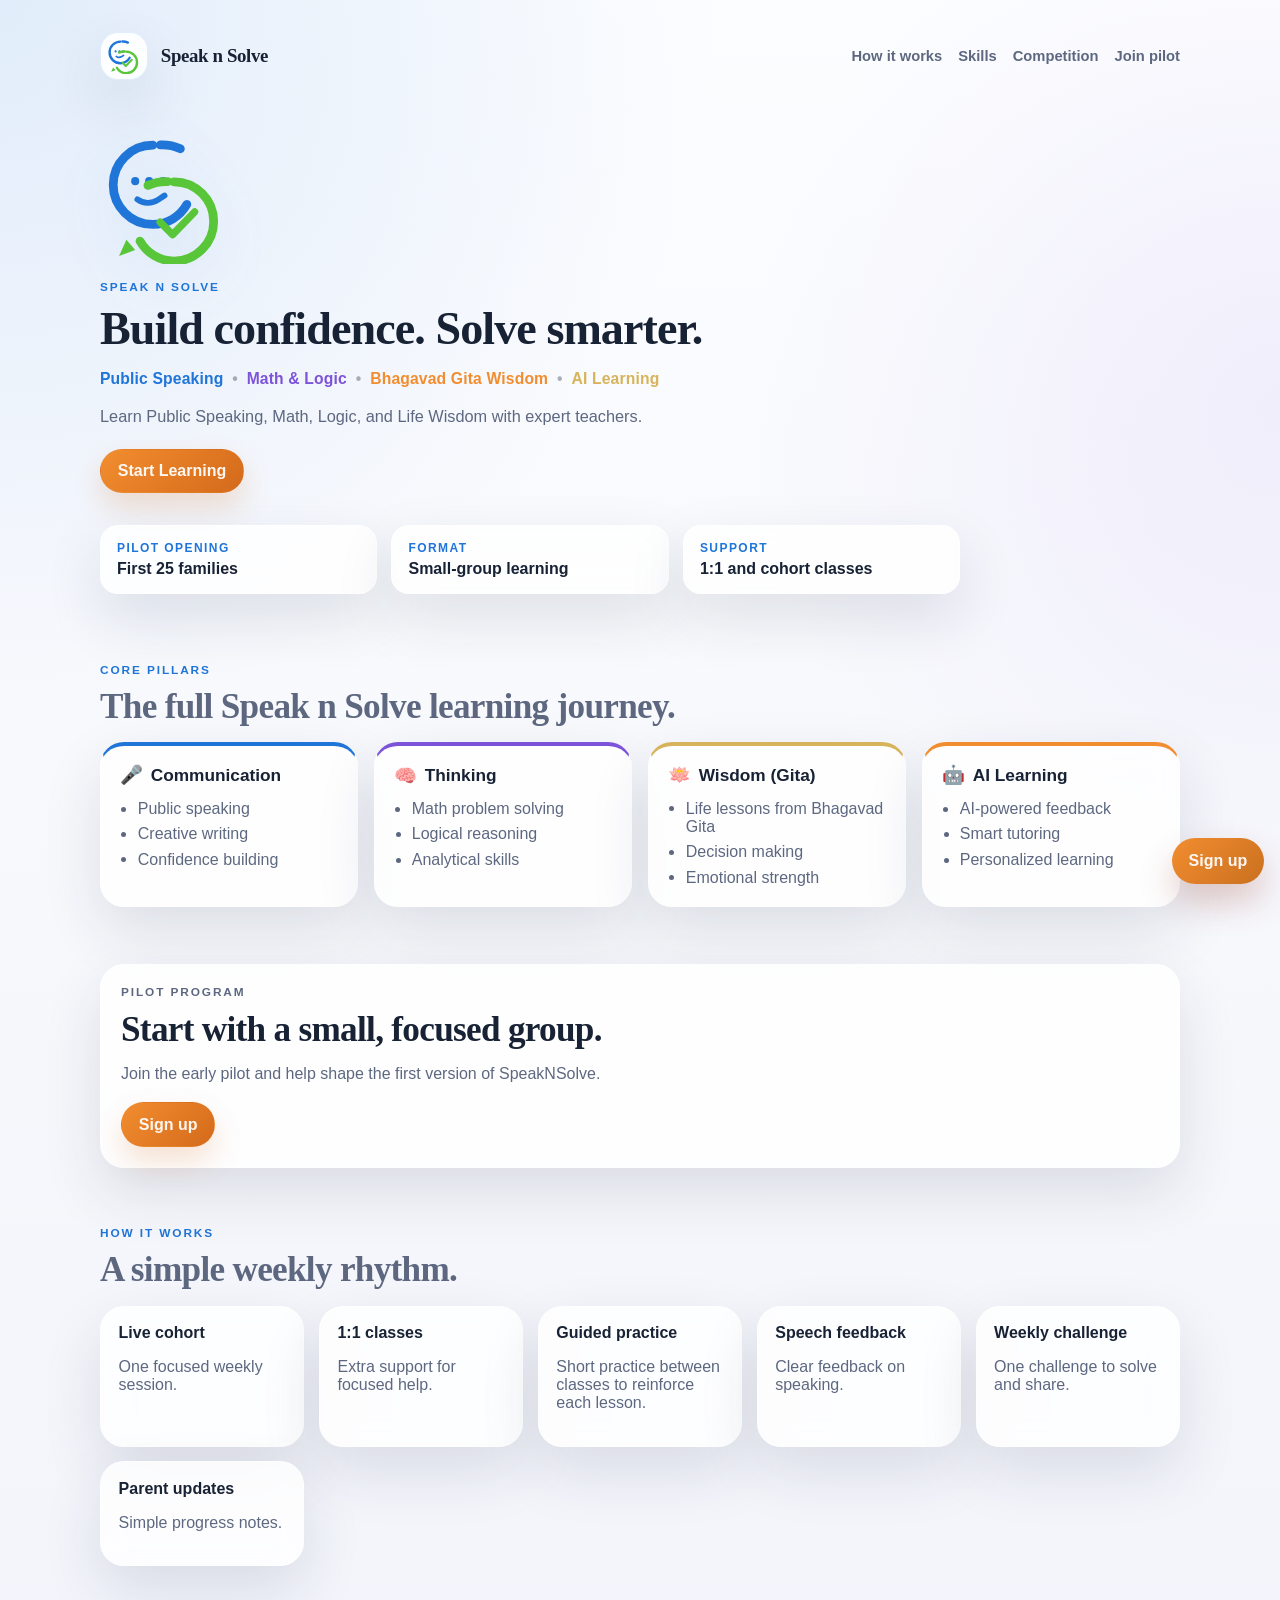
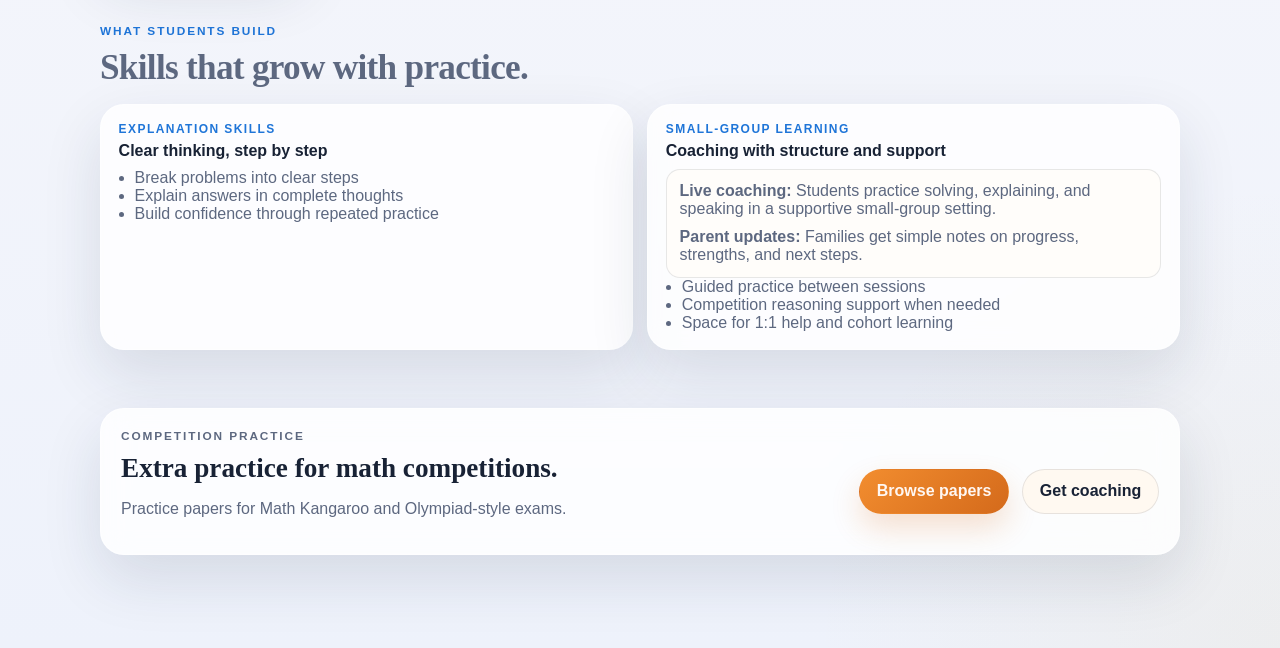
<file: index.html>
<!DOCTYPE html>
<html lang="en">
  <head>
    <meta charset="UTF-8" />
    <meta name="viewport" content="width=device-width, initial-scale=1.0" />
    <title>SpeakNSolve | Math Reasoning and Speaking Confidence for Kids</title>
    <meta
      name="description"
      content="SpeakNSolve helps kids build math reasoning, communication, and confidence through live coaching and structured practice."
    />
    <link rel="stylesheet" href="./styles.css" />
  </head>
  <body>
    <div class="page-shell">
      <header class="site-header">
        <a class="brand" href="#top">
          <span class="brand-icon-wrap" aria-hidden="true">
            <img
              class="brand-icon"
              src="./assets/speaknsolve-icon.svg"
              alt=""
            />
          </span>
          <span class="brand-name">Speak n Solve</span>
        </a>
        <nav class="site-nav">
          <a href="#experience">How it works</a>
          <a href="#tools">Skills</a>
          <a href="#practice">Competition</a>
          <a href="#pilot">Join pilot</a>
        </nav>
      </header>

      <main id="top">
        <section class="hero">
          <div class="hero-copy">
            <img
              class="hero-logo"
              src="./assets/speaknsolve-icon.svg"
              alt=""
              aria-hidden="true"
            />
            <p class="eyebrow">Speak n Solve</p>
            <h1>Build confidence. Solve smarter.</h1>
            <p class="hero-subline" aria-label="Public Speaking, Math and Logic, Bhagavad Gita Wisdom, AI Learning">
              <span class="pillar pillar-blue">Public Speaking</span>
              <span class="pillar-separator">•</span>
              <span class="pillar pillar-purple">Math &amp; Logic</span>
              <span class="pillar-separator">•</span>
              <span class="pillar pillar-orange">Bhagavad Gita Wisdom</span>
              <span class="pillar-separator">•</span>
              <span class="pillar pillar-gold">AI Learning</span>
            </p>
            <p class="hero-subhead">
              Learn Public Speaking, Math, Logic, and Life Wisdom with expert teachers.
            </p>
            <div class="hero-actions">
              <button class="button button-primary" type="button" data-open-signup>
                Start Learning
              </button>
            </div>
          </div>
          <div class="proof-strip" aria-label="Pilot details">
            <article class="proof-card">
              <span>Pilot opening</span>
              <strong>First 25 families</strong>
            </article>
            <article class="proof-card">
              <span>Format</span>
              <strong>Small-group learning</strong>
            </article>
            <article class="proof-card">
              <span>Support</span>
              <strong>1:1 and cohort classes</strong>
            </article>
          </div>
        </section>

        <section class="section pillars-section" aria-labelledby="pillars-title">
          <div class="section-heading">
            <p class="eyebrow">Core pillars</p>
            <h2 id="pillars-title">The full Speak n Solve learning journey.</h2>
          </div>
          <div class="pillars-grid">
            <article class="pillar-card pillar-card-blue">
              <h3><span class="pillar-icon" aria-hidden="true">🎤</span> Communication</h3>
              <ul>
                <li>Public speaking</li>
                <li>Creative writing</li>
                <li>Confidence building</li>
              </ul>
            </article>
            <article class="pillar-card pillar-card-purple">
              <h3><span class="pillar-icon" aria-hidden="true">🧠</span> Thinking</h3>
              <ul>
                <li>Math problem solving</li>
                <li>Logical reasoning</li>
                <li>Analytical skills</li>
              </ul>
            </article>
            <article class="pillar-card pillar-card-gold">
              <h3><span class="pillar-icon" aria-hidden="true">🪷</span> Wisdom (Gita)</h3>
              <ul>
                <li>Life lessons from Bhagavad Gita</li>
                <li>Decision making</li>
                <li>Emotional strength</li>
              </ul>
            </article>
            <article class="pillar-card pillar-card-orange">
              <h3><span class="pillar-icon" aria-hidden="true">🤖</span> AI Learning</h3>
              <ul>
                <li>AI-powered feedback</li>
                <li>Smart tutoring</li>
                <li>Personalized learning</li>
              </ul>
            </article>
          </div>
        </section>

        <section class="section pilot-section" id="pilot">
          <div class="pilot-copy">
            <p class="eyebrow">Pilot program</p>
            <h2>Start with a small, focused group.</h2>
            <p>
              Join the early pilot and help shape the first version of
              SpeakNSolve.
            </p>
            <div class="pilot-actions">
              <button class="button button-primary" type="button" data-open-signup>
                Sign up
              </button>
            </div>
          </div>
          <iframe name="form-target" class="form-target" title="Form submission target"></iframe>
        </section>

        <section class="section" id="experience">
          <div class="section-heading">
            <p class="eyebrow">How it works</p>
            <h2>A simple weekly rhythm.</h2>
          </div>
          <div class="experience-grid">
            <article class="experience-card">
              <strong>Live cohort</strong>
              <p>One focused weekly session.</p>
            </article>
            <article class="experience-card">
              <strong>1:1 classes</strong>
              <p>Extra support for focused help.</p>
            </article>
            <article class="experience-card">
              <strong>Guided practice</strong>
              <p>Short practice between classes to reinforce each lesson.</p>
            </article>
            <article class="experience-card">
              <strong>Speech feedback</strong>
              <p>Clear feedback on speaking.</p>
            </article>
            <article class="experience-card">
              <strong>Weekly challenge</strong>
              <p>One challenge to solve and share.</p>
            </article>
            <article class="experience-card">
              <strong>Parent updates</strong>
              <p>Simple progress notes.</p>
            </article>
          </div>
        </section>

        <section class="section" id="tools">
          <div class="section-heading">
            <p class="eyebrow">What students build</p>
            <h2>Skills that grow with practice.</h2>
          </div>
          <div class="mockup-grid">
            <article class="mockup-card">
              <div class="mockup-header">
                <span>Explanation skills</span>
                <strong>Clear thinking, step by step</strong>
              </div>
              <ul class="mockup-list">
                <li>Break problems into clear steps</li>
                <li>Explain answers in complete thoughts</li>
                <li>Build confidence through repeated practice</li>
              </ul>
            </article>
            <article class="mockup-card">
              <div class="mockup-header">
                <span>Small-group learning</span>
                <strong>Coaching with structure and support</strong>
              </div>
              <div class="reasoning-box">
                <p><b>Live coaching:</b> Students practice solving, explaining, and speaking in a supportive small-group setting.</p>
                <p><b>Parent updates:</b> Families get simple notes on progress, strengths, and next steps.</p>
              </div>
              <ul class="mockup-list">
                <li>Guided practice between sessions</li>
                <li>Competition reasoning support when needed</li>
                <li>Space for 1:1 help and cohort learning</li>
              </ul>
            </article>
          </div>
        </section>

        <section class="section" id="practice">
          <div class="practice-block">
            <div class="practice-copy">
              <p class="eyebrow">Competition practice</p>
              <h2>Extra practice for math competitions.</h2>
              <p>Practice papers for Math Kangaroo and Olympiad-style exams.</p>
            </div>
            <div class="practice-actions">
              <a
                class="button button-primary"
                href="https://bhithashri385.github.io/math-quest-portal/"
                target="_blank"
                rel="noreferrer"
              >
                Browse papers
              </a>
              <button class="button button-secondary" type="button" data-open-signup>
                Get coaching
              </button>
            </div>
          </div>
        </section>
      </main>
    </div>

    <button class="floating-signup" id="open-signup" type="button" data-open-signup>
      Sign up
    </button>

    <div class="signup-modal" id="signup-modal" hidden>
      <div class="signup-backdrop" data-close-signup></div>
      <div class="signup-dialog" role="dialog" aria-modal="true" aria-labelledby="signup-title">
        <button class="signup-close" type="button" id="close-signup" aria-label="Close signup">
          ×
        </button>
        <p class="eyebrow">Join the pilot</p>
        <h2 id="signup-title">Reserve a spot for your child.</h2>
        <form
          class="pilot-form signup-form modal-form"
          method="GET"
          target="form-target"
          action="https://script.google.com/macros/s/AKfycbw-olmzQSUPHyBPHXOnxecQFGTktfmYnckV9UEvw1hi75FqWaS2XKCBixooHoaoBny1PQ/exec"
        >
          <label class="field-half">
            Parent name
            <input type="text" name="name" placeholder="Your name" required />
          </label>
          <label class="field-half">
            Email
            <input type="email" name="email" placeholder="you@example.com" required />
          </label>
          <label class="field-half">
            Student age or grade
            <input type="text" name="grade" placeholder="Age or grade" />
          </label>
          <label class="field-full">
            Student interests
            <textarea
              name="interests"
              rows="3"
              placeholder="Examples: debates, puzzles, football, robotics, Minecraft"
              required
            ></textarea>
          </label>
          <label class="field-full">
            Notes
            <textarea
              name="notes"
              rows="2"
              placeholder="What do you want help with most right now?"
            ></textarea>
          </label>
          <input type="hidden" name="source" value="speaknsolve-site-modal" />
          <input type="hidden" name="submittedAt" value="" />
          <button class="button button-primary" type="submit">
            Request early access
          </button>
          <p class="form-note" aria-live="polite">
            We will follow up with next steps for the pilot.
          </p>
        </form>
      </div>
    </div>

    <script src="./config.js"></script>
    <script src="./script.js"></script>
  </body>
</html>
</file>
<file: styles.css>
:root {
  --bg: #f5f6fb;
  --surface: rgba(255, 255, 255, 0.82);
  --text: #182235;
  --muted: #5d6880;
  --line: rgba(24, 34, 53, 0.1);
  --blue: #1f75d8;
  --purple: #7c53d9;
  --orange: #f28d2f;
  --gold: #d7b45b;
  --accent: var(--orange);
  --accent-deep: #ca7020;
  --teal: #0f8a83;
  --shadow: 0 24px 60px rgba(27, 39, 67, 0.12);
  --radius-lg: 24px;
  --radius-md: 18px;
  --radius-sm: 999px;
}

* {
  box-sizing: border-box;
}

html {
  scroll-behavior: smooth;
}

body {
  margin: 0;
  min-height: 100vh;
  color: var(--text);
  font-family: "Avenir Next", Avenir, "Segoe UI", sans-serif;
  background:
    radial-gradient(circle at top left, rgba(31, 117, 216, 0.12), transparent 28%),
    radial-gradient(circle at right 18%, rgba(124, 83, 217, 0.08), transparent 24%),
    radial-gradient(circle at bottom right, rgba(215, 180, 91, 0.08), transparent 18%),
    linear-gradient(180deg, #fcfdff 0%, var(--bg) 58%, #eef2fb 100%);
}

.page-shell {
  width: min(1080px, calc(100% - 2rem));
  margin: 0 auto;
  padding: 1rem 0 4rem;
}

.site-header {
  display: flex;
  align-items: center;
  justify-content: space-between;
  gap: 1rem;
  padding: 1rem 0 1.25rem;
}

.brand {
  display: inline-flex;
  align-items: center;
  gap: 0.8rem;
  color: var(--text);
  text-decoration: none;
}

.brand-icon-wrap {
  display: inline-flex;
  align-items: center;
  justify-content: center;
  width: 3rem;
  height: 3rem;
  border-radius: 18px;
  background: rgba(255, 255, 255, 0.9);
  border: 1px solid rgba(31, 117, 216, 0.12);
  box-shadow: var(--shadow);
}

.brand-icon {
  display: block;
  width: 2.2rem;
  height: 2.2rem;
}

.brand-name,
.hero h1,
.section-heading h2,
.pilot-copy h2,
.panel-story h2,
.signup-dialog h2 {
  font-family: Baskerville, "Palatino Linotype", "Times New Roman", serif;
  letter-spacing: -0.02em;
}

.brand-name {
  font-size: 1.18rem;
  font-weight: 700;
}

.site-nav {
  display: flex;
  flex-wrap: wrap;
  gap: 1rem;
}

.site-nav a {
  color: var(--muted);
  text-decoration: none;
  font-size: 0.92rem;
  font-weight: 600;
}

.hero {
  display: grid;
  grid-template-columns: minmax(0, 1.05fr) minmax(280px, 360px);
  gap: 1.6rem;
  align-items: center;
  padding: 2rem 0 2.5rem;
}

.eyebrow {
  margin: 0 0 0.65rem;
  color: var(--blue);
  font-size: 0.74rem;
  font-weight: 700;
  letter-spacing: 0.16em;
  text-transform: uppercase;
}

.hero-copy {
  display: flex;
  flex-direction: column;
  align-items: flex-start;
}

.hero-logo {
  width: clamp(90px, 11vw, 132px);
  height: auto;
  margin-bottom: 1rem;
  filter: drop-shadow(0 16px 28px rgba(31, 117, 216, 0.12));
}

.hero h1 {
  margin: 0;
  max-width: none;
  font-size: clamp(1.9rem, 3.6vw, 3.1rem);
  line-height: 1.08;
  white-space: nowrap;
}

.hero-subhead,
.panel-description,
.section-heading,
.pilot-copy p,
.experience-card p,
.mockup-card p,
.mockup-list,
.practice-copy p,
.form-note {
  color: var(--muted);
}

.hero-subhead {
  max-width: 42rem;
  margin: 1rem 0 0;
  font-size: 1.02rem;
  line-height: 1.55;
}

.hero-subline {
  display: flex;
  flex-wrap: wrap;
  align-items: center;
  justify-content: flex-start;
  gap: 0.55rem;
  margin: 1rem 0 0;
  font-size: 0.98rem;
  font-weight: 700;
  letter-spacing: 0.01em;
}

.hero-visual {
  display: flex;
  justify-content: center;
}

.hero-image-frame {
  width: min(100%, 340px);
  padding: 0.7rem;
  border-radius: 34px;
  background:
    linear-gradient(180deg, rgba(255, 255, 255, 0.92), rgba(246, 248, 255, 0.84));
  border: 1px solid rgba(31, 117, 216, 0.12);
  box-shadow: 0 24px 60px rgba(27, 39, 67, 0.16);
}

.hero-student-image {
  display: block;
  width: 100%;
  aspect-ratio: 314 / 392;
  object-fit: cover;
  border-radius: 28px;
}

.pillar-blue {
  color: var(--blue);
}

.pillar-purple {
  color: var(--purple);
}

.pillar-orange {
  color: var(--orange);
}

.pillar-gold {
  color: var(--gold);
}

.pillar-separator {
  color: rgba(24, 34, 53, 0.35);
}

.hero-actions,
.pilot-actions,
.practice-actions {
  display: flex;
  flex-wrap: wrap;
  gap: 0.8rem;
  margin-top: 1.2rem;
}

.button {
  display: inline-flex;
  align-items: center;
  justify-content: center;
  min-height: 2.8rem;
  padding: 0.72rem 1.05rem;
  border: 1px solid transparent;
  border-radius: var(--radius-sm);
  font: inherit;
  font-weight: 700;
  text-decoration: none;
  cursor: pointer;
}

.button-primary {
  color: #fff7f2;
  background: linear-gradient(135deg, var(--orange), #d46a1b);
  box-shadow: 0 14px 30px rgba(212, 106, 27, 0.2);
}

.button-secondary {
  color: var(--text);
  border-color: var(--line);
  background: rgba(255, 248, 238, 0.82);
}

.hero-points {
  display: flex;
  flex-wrap: wrap;
  gap: 0.7rem;
  padding: 0;
  margin: 1rem 0 0;
  list-style: none;
}

.hero-points li,
.proof-card,
.experience-card,
.mockup-card,
.practice-block,
.pilot-copy {
  border: 1px solid rgba(255, 255, 255, 0.45);
  background: var(--surface);
  backdrop-filter: blur(14px);
  box-shadow: var(--shadow);
}

.hero-points li {
  padding: 0.52rem 0.8rem;
  border-radius: var(--radius-sm);
  font-size: 0.88rem;
}

.panel-label,
.mini-card span,
.proof-card span,
.mockup-header span {
  display: block;
  margin-bottom: 0.35rem;
  color: var(--blue);
  font-size: 0.75rem;
  font-weight: 700;
  letter-spacing: 0.12em;
  text-transform: uppercase;
}

.panel-story h2 {
  margin: 0 0 0.55rem;
  font-size: 1.8rem;
}

.panel-grid,
.proof-strip,
.experience-grid,
.mockup-grid {
  display: grid;
  gap: 0.9rem;
}

.panel-grid {
  grid-template-columns: repeat(2, minmax(0, 1fr));
  margin-top: 0.9rem;
}

.mini-card {
  min-height: 7.8rem;
  padding: 1rem;
  border-radius: var(--radius-md);
}

.mini-card strong {
  font-size: 1rem;
  line-height: 1.35;
}

.accent-card {
  background: linear-gradient(135deg, rgba(15, 138, 131, 0.92), rgba(9, 101, 97, 0.92));
  color: #f4fbf9;
}

.accent-card span {
  color: rgba(244, 251, 249, 0.76);
}

.proof-strip {
  grid-column: 1 / -1;
  width: min(860px, 100%);
  grid-template-columns: repeat(3, minmax(0, 1fr));
  margin-top: 0.4rem;
}

.pillars-grid {
  display: grid;
  grid-template-columns: repeat(4, minmax(0, 1fr));
  gap: 1rem;
}

.pillar-card {
  padding: 1.2rem;
  border-radius: var(--radius-lg);
  border: 1px solid rgba(255, 255, 255, 0.45);
  background: var(--surface);
  backdrop-filter: blur(14px);
  box-shadow: var(--shadow);
}

.pillar-card h3 {
  display: flex;
  align-items: center;
  gap: 0.5rem;
  margin: 0 0 0.85rem;
  font-size: 1.08rem;
}

.pillar-icon {
  font-size: 1.15rem;
  line-height: 1;
}

.pillar-card ul {
  margin: 0;
  padding-left: 1.1rem;
  color: var(--muted);
}

.pillar-card li + li {
  margin-top: 0.45rem;
}

.pillar-card-blue {
  border-top: 4px solid var(--blue);
}

.pillar-card-purple {
  border-top: 4px solid var(--purple);
}

.pillar-card-gold {
  border-top: 4px solid var(--gold);
}

.pillar-card-orange {
  border-top: 4px solid var(--orange);
}

.proof-card {
  padding: 0.9rem 1rem;
  border-radius: var(--radius-md);
}

.proof-card strong {
  font-size: 1rem;
}

.section {
  padding: 1.8rem 0;
}

.pilot-copy,
.practice-block {
  padding: 1.25rem;
  border-radius: var(--radius-lg);
}

.section-heading {
  max-width: 38rem;
  margin-bottom: 1rem;
}

.section-heading h2,
.pilot-copy h2,
.signup-dialog h2 {
  margin: 0;
  font-size: clamp(1.5rem, 3vw, 2.2rem);
  line-height: 1.12;
}

.experience-grid {
  grid-template-columns: repeat(5, minmax(0, 1fr));
}

.experience-card,
.mockup-card {
  padding: 1.1rem;
  border-radius: var(--radius-lg);
}

.experience-card strong,
.mockup-header strong {
  display: block;
  margin-bottom: 0.55rem;
  font-size: 1rem;
}

.mockup-grid {
  grid-template-columns: repeat(2, minmax(0, 1fr));
}

.score-row {
  display: grid;
  grid-template-columns: repeat(3, minmax(0, 1fr));
  gap: 0.7rem;
  margin: 0.8rem 0;
}

.score-row div,
.reasoning-box {
  padding: 0.8rem;
  border: 1px solid var(--line);
  border-radius: 14px;
  background: rgba(255, 253, 249, 0.72);
}

.score-row label {
  display: block;
  margin-bottom: 0.25rem;
  color: var(--muted);
  font-size: 0.8rem;
}

.reasoning-box p {
  margin: 0 0 0.6rem;
}

.reasoning-box p:last-child {
  margin-bottom: 0;
}

.mockup-list {
  margin: 0;
  padding-left: 1rem;
}

.practice-block {
  display: flex;
  align-items: center;
  justify-content: space-between;
  gap: 1rem;
}

.practice-copy h2 {
  margin: 0;
  font-family: Baskerville, "Palatino Linotype", "Times New Roman", serif;
  font-size: 1.7rem;
}

.form-target {
  width: 0;
  height: 0;
  border: 0;
  position: absolute;
  visibility: hidden;
}

.floating-signup {
  position: fixed;
  right: 1rem;
  bottom: 1rem;
  z-index: 30;
  min-height: 2.9rem;
  padding: 0.78rem 1.05rem;
  border: 0;
  border-radius: var(--radius-sm);
  color: #fff7f2;
  font: inherit;
  font-weight: 700;
  cursor: pointer;
  background: linear-gradient(135deg, var(--accent), var(--accent-deep));
  box-shadow: 0 18px 34px rgba(143, 48, 27, 0.24);
}

.signup-modal[hidden] {
  display: none;
}

.signup-modal {
  position: fixed;
  inset: 0;
  z-index: 40;
}

.signup-backdrop {
  position: absolute;
  inset: 0;
  background: rgba(29, 34, 48, 0.45);
  backdrop-filter: blur(4px);
}

.signup-dialog {
  position: relative;
  width: min(34rem, calc(100% - 1.25rem));
  margin: 5vh auto 0;
  padding: 1.15rem;
  border: 1px solid rgba(255, 255, 255, 0.5);
  border-radius: 22px;
  background: linear-gradient(180deg, rgba(255, 249, 241, 0.98), rgba(252, 241, 229, 0.96));
  box-shadow: 0 24px 60px rgba(52, 37, 19, 0.22);
}

.signup-close {
  position: absolute;
  top: 0.8rem;
  right: 0.9rem;
  width: 2rem;
  height: 2rem;
  border: 0;
  border-radius: 50%;
  color: var(--text);
  font-size: 1.2rem;
  cursor: pointer;
  background: rgba(29, 34, 48, 0.08);
}

.pilot-form {
  display: grid;
  grid-template-columns: repeat(2, minmax(0, 1fr));
  gap: 0.8rem;
  margin-top: 1rem;
}

.pilot-form label {
  display: grid;
  gap: 0.35rem;
  font-size: 0.92rem;
  font-weight: 600;
}

.field-half {
  grid-column: span 1;
}

.field-full,
.pilot-form button,
.pilot-form .form-note {
  grid-column: 1 / -1;
}

.pilot-form input,
.pilot-form textarea {
  width: 100%;
  padding: 0.72rem 0.85rem;
  border: 1px solid var(--line);
  border-radius: 14px;
  color: var(--text);
  font: inherit;
  background: rgba(255, 253, 249, 0.88);
}

.pilot-form input:focus,
.pilot-form textarea:focus {
  outline: 2px solid rgba(213, 92, 58, 0.24);
  border-color: rgba(213, 92, 58, 0.32);
}

.form-note {
  margin: 0;
  font-size: 0.84rem;
}

.form-note.success {
  color: var(--teal);
  font-weight: 700;
}

@media (max-width: 960px) {
  .hero,
  .panel-grid,
  .proof-strip,
  .pillars-grid,
  .experience-grid,
  .mockup-grid,
  .practice-block {
    grid-template-columns: 1fr;
  }

  .practice-block {
    display: grid;
  }
}

@media (max-width: 700px) {
  .page-shell {
    width: min(100% - 1.25rem, 1080px);
  }

  .site-header {
    flex-direction: column;
    align-items: flex-start;
  }

  .brand-name {
    font-size: 1.08rem;
  }

  .hero {
    text-align: center;
    padding: 1rem 0 1.5rem;
  }

  .hero-copy {
    align-items: center;
  }

  .hero h1 {
    max-width: none;
    font-size: clamp(1.5rem, 5.6vw, 2.2rem);
  }

  .hero-subline {
    justify-content: center;
    font-size: 0.92rem;
  }

  .pilot-form {
    grid-template-columns: 1fr;
  }

  .floating-signup {
    right: 0.8rem;
    bottom: 0.8rem;
  }
}
</file>
